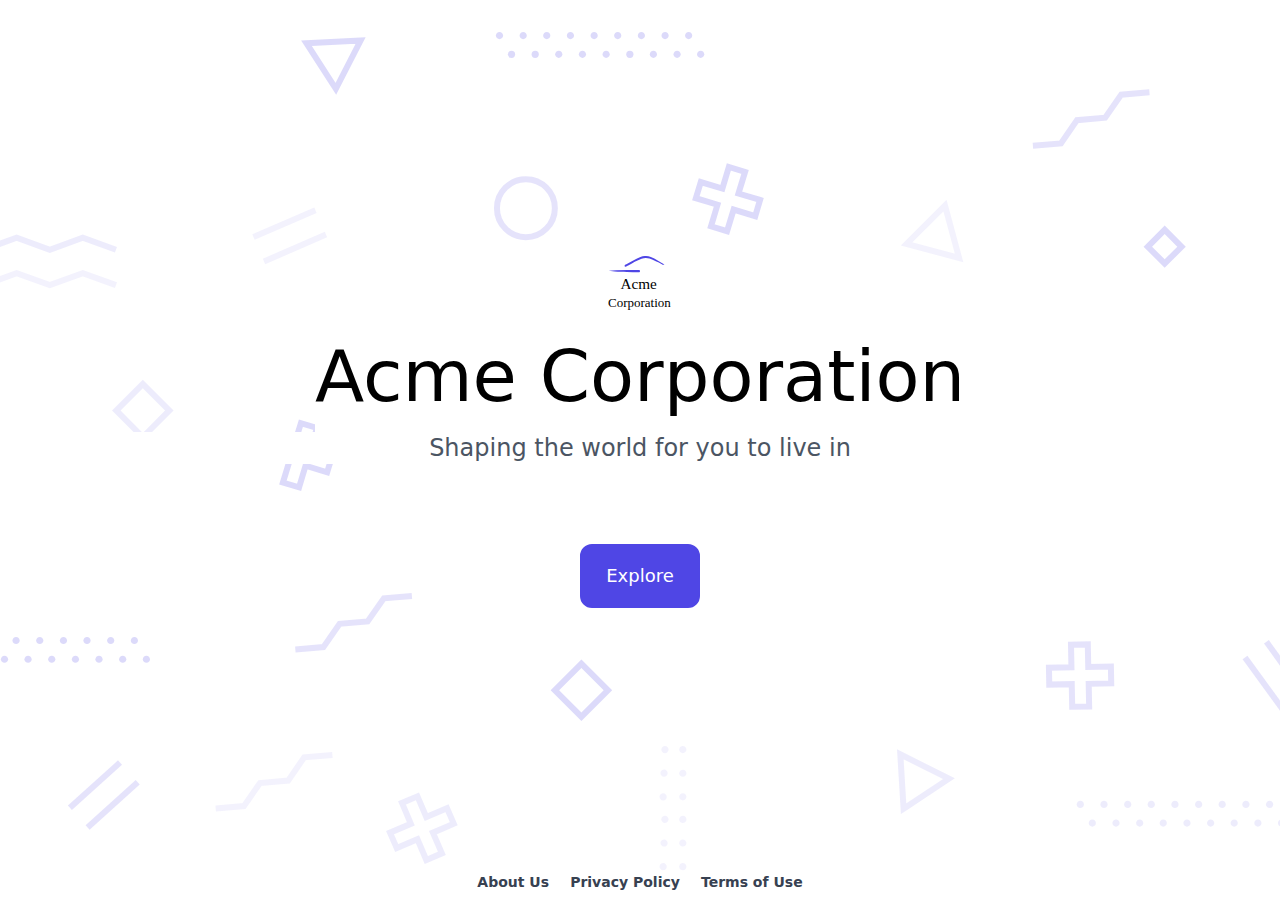
<file: index.html>
<!doctype html><head><meta name=generator content="Hugo 0.108.0"><meta charset=utf-8><meta name=description content="Welecom to the website of Acme Corporation, the leading creator of digital shapes on the planet, providing precise shape creations that are ready to use"><meta name=viewport content="width=device-width,initial-scale=1"><link rel=stylesheet href=./index.css><title>Acme Corporation</title></head><body class=home><section><img src=./image/logo.svg alt width=64><h1>Acme Corporation</h1><h2>Shaping the world for you to live in</h2><a href=/blog>Explore</a></section><footer><a href=./about>About Us</a>
<a href=./privacy>Privacy Policy</a>
<a href=./terms>Terms of Use</a></footer></body></html>
</file>
